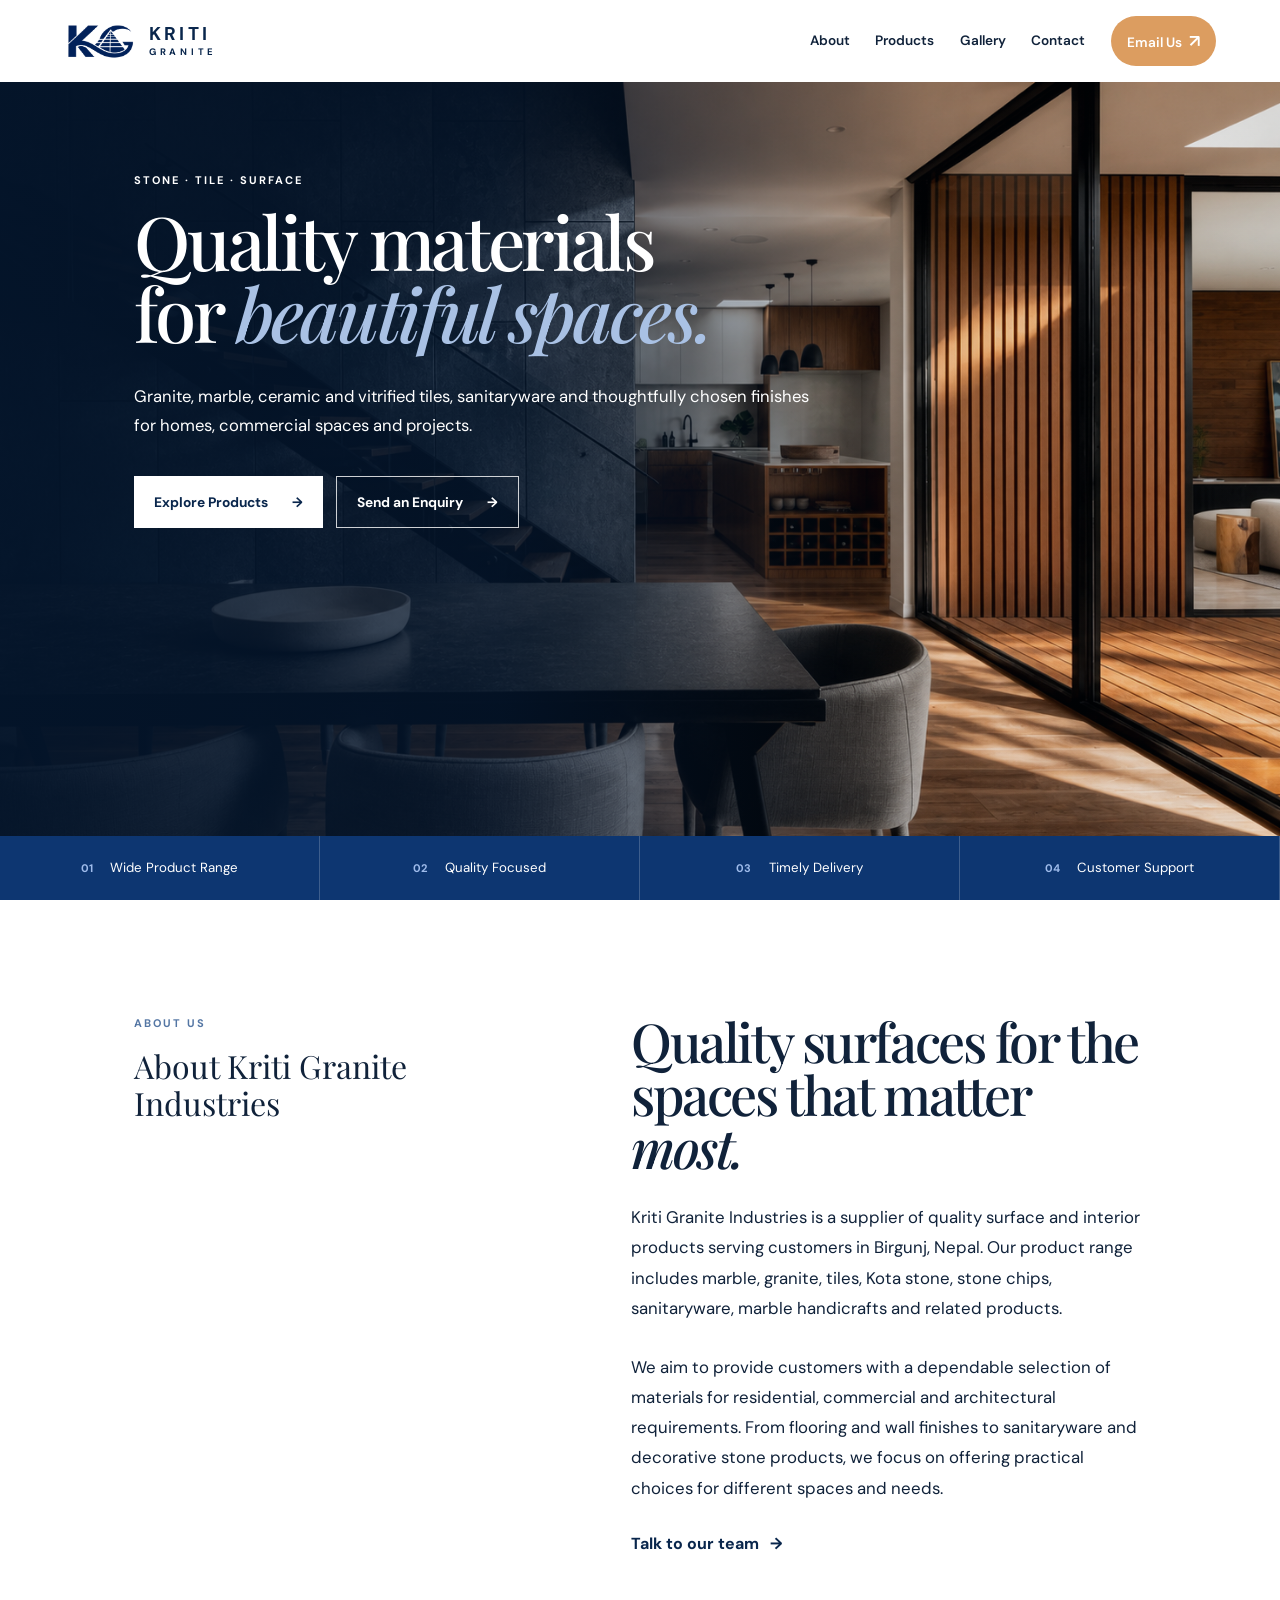
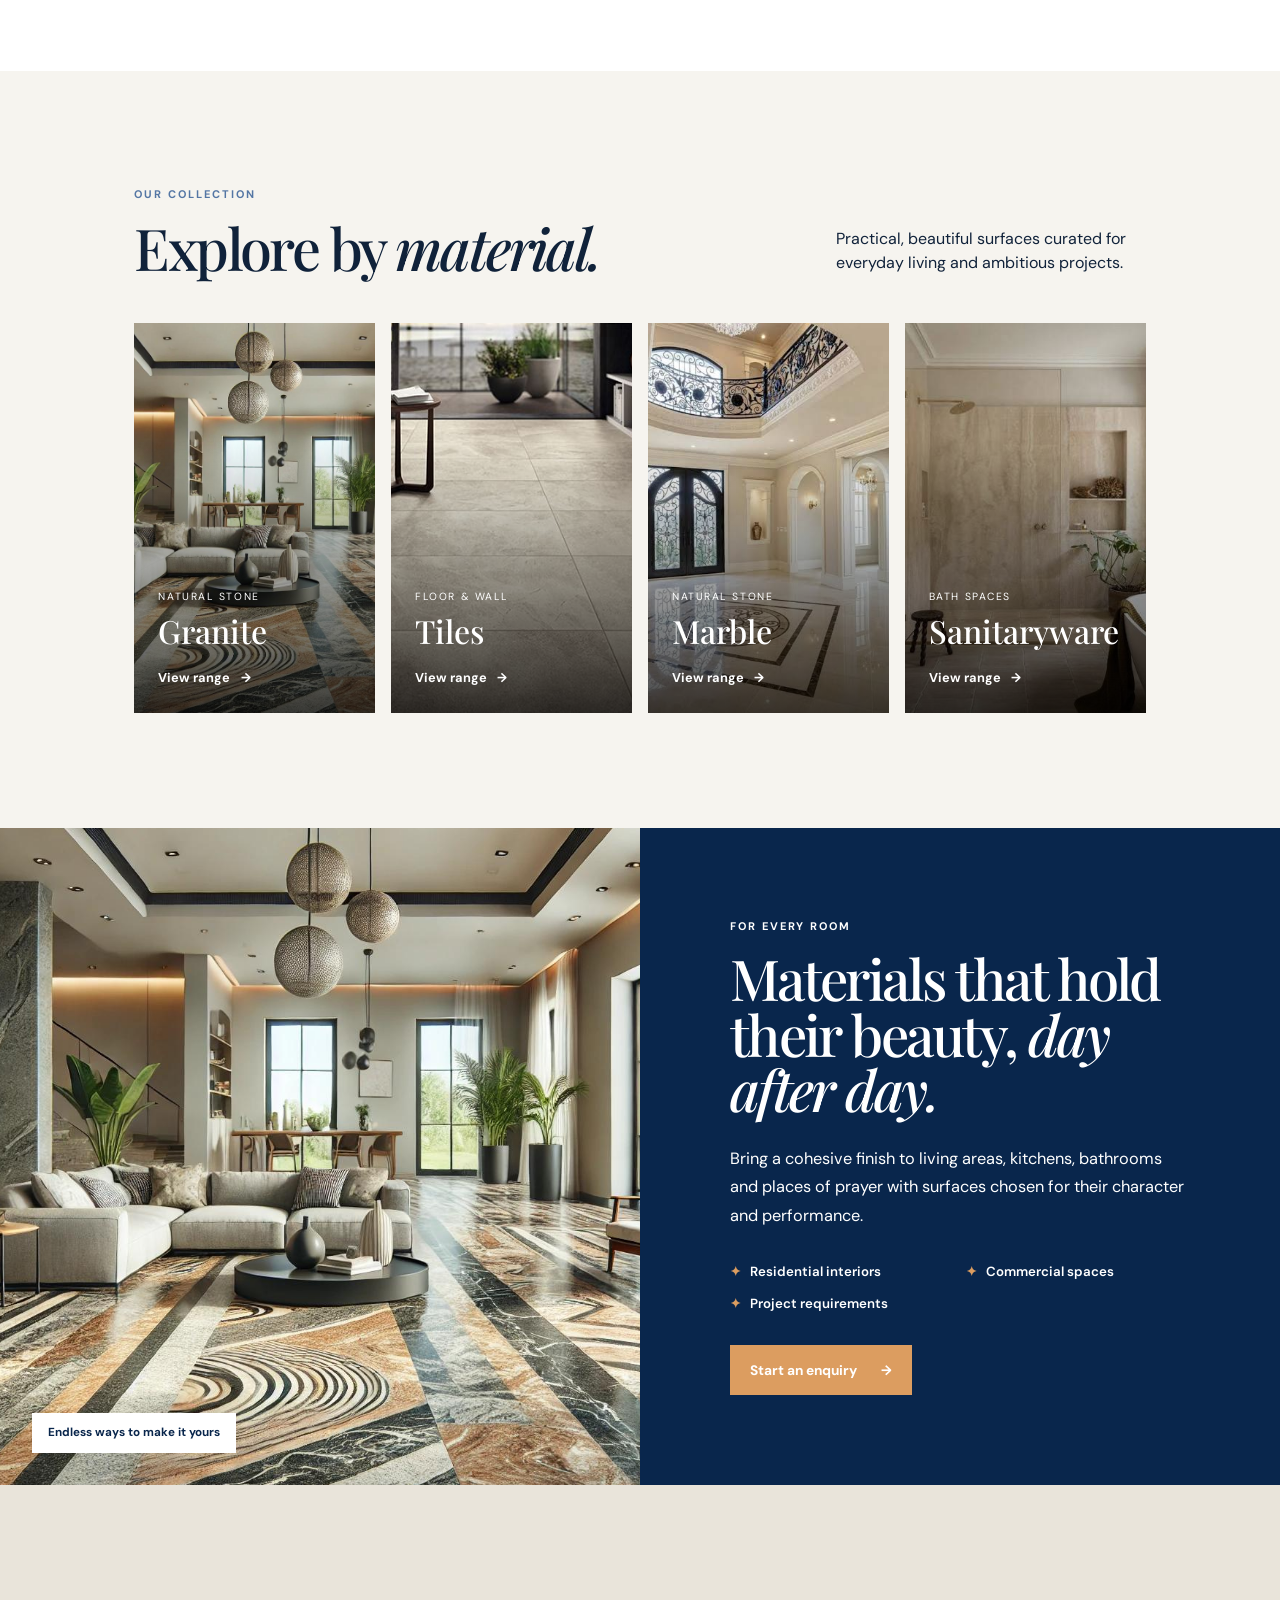
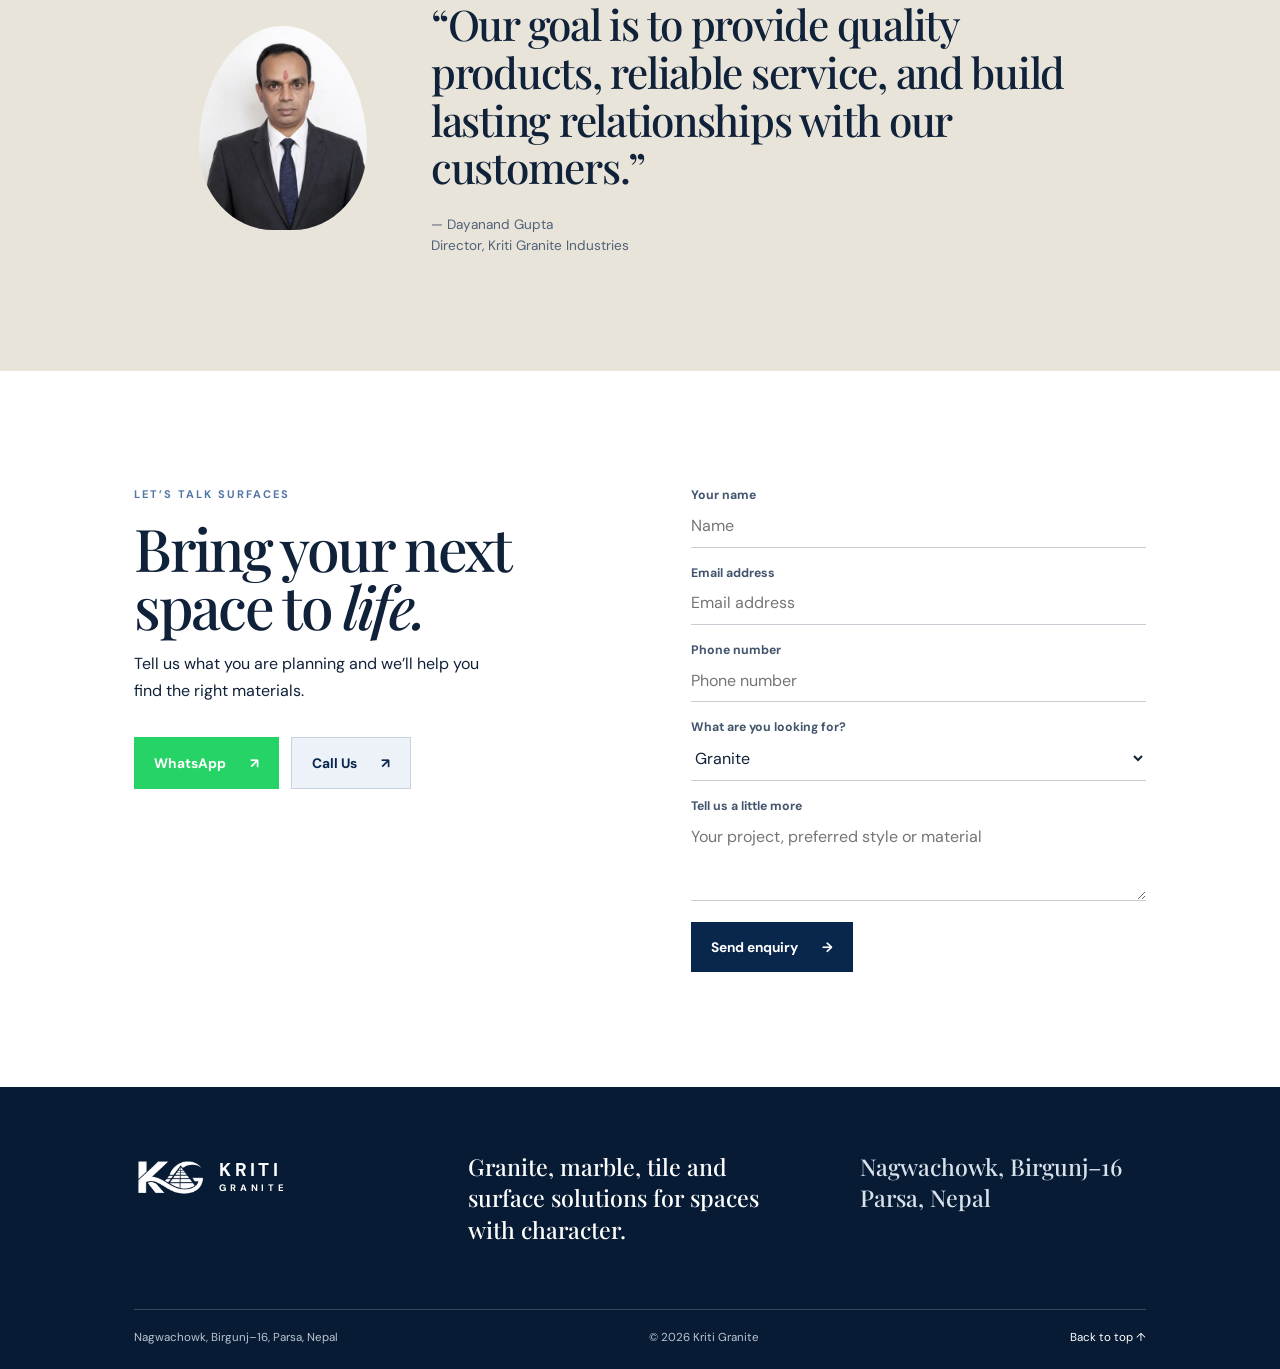
<file: index.html>
<!doctype html>
<html lang="en"><head><meta charset="utf-8"><meta name="viewport" content="width=device-width,initial-scale=1"><meta name="description" content="Kriti Granite — granite, marble, tiles and surfaces for homes, commercial spaces and projects in Nepal."><meta name="theme-color" content="#09264c"><title>Kriti Granite | Quality materials for beautiful spaces</title><link rel="preconnect" href="https://fonts.googleapis.com"><link rel="preconnect" href="https://fonts.gstatic.com" crossorigin><link href="https://fonts.googleapis.com/css2?family=DM+Sans:wght@400;500;600;700&family=Playfair+Display:ital,wght@0,500;0,600;0,700;1,600&display=swap" rel="stylesheet"><link rel="stylesheet" href="style.css"></head>
<body><a class="skip-link" href="#main">Skip to content</a><header class="site-header" id="top"><a class="brand brand-logo-lockup" href="#top" aria-label="Kriti Granite home"><img src="assets/kriti-granite-logo.png" alt="Kriti Granite logo"><span><strong>KRITI</strong><small>GRANITE</small></span></a><button class="menu-toggle" aria-expanded="false" aria-controls="main-nav">Menu <span></span></button><nav id="main-nav" aria-label="Main navigation"><a href="#about">About</a><a href="#products">Products</a><a href="#gallery">Gallery</a><a href="#contact">Contact</a><a class="email-pill" href="mailto:kritigraniteindustries@gmail.com">Email Us <span>↗</span></a></nav></header>
<main id="main"><section class="hero" aria-labelledby="hero-title"><img src="assets/hero-interior.png" alt="Contemporary interior finished with natural surfaces" class="hero-image"><div class="hero-wash"></div><div class="hero-content reveal"><p class="eyebrow light">Stone · Tile · Surface</p><h1 id="hero-title">Quality materials<br>for <em>beautiful spaces.</em></h1><p class="hero-copy">Granite, marble, ceramic and vitrified tiles, sanitaryware and thoughtfully chosen finishes for homes, commercial spaces and projects.</p><div class="hero-actions"><a class="button button-light" href="#products">Explore Products <span>→</span></a><a class="button button-outline" href="#contact">Send an Enquiry <span>→</span></a></div></div><div class="feature-strip" aria-label="Kriti Granite strengths"><div><b>01</b><span>Wide Product Range</span></div><div><b>02</b><span>Quality Focused</span></div><div><b>03</b><span>Timely Delivery</span></div><div><b>04</b><span>Customer Support</span></div></div></section>
<section class="intro section" id="about"><div class="intro-kicker reveal"><p class="eyebrow">About us</p><p>About Kriti Granite Industries</p></div><div class="intro-copy reveal"><h2>Quality surfaces for the spaces that matter <em>most.</em></h2><p>Kriti Granite Industries is a supplier of quality surface and interior products serving customers in Birgunj, Nepal. Our product range includes marble, granite, tiles, Kota stone, stone chips, sanitaryware, marble handicrafts and related products.</p><p>We aim to provide customers with a dependable selection of materials for residential, commercial and architectural requirements. From flooring and wall finishes to sanitaryware and decorative stone products, we focus on offering practical choices for different spaces and needs.</p><a class="text-link" href="#contact">Talk to our team <span>→</span></a></div></section>
<section class="products section" id="products"><div class="section-heading reveal"><div><p class="eyebrow">Our collection</p><h2>Explore by <em>material.</em></h2></div><p>Practical, beautiful surfaces curated for everyday living and ambitious projects.</p></div><div class="product-grid"><article class="product-card reveal"><img src="assets/granites.png" alt="Granite flooring and interior surfaces"><div><p>Natural stone</p><h3>Granite</h3><a href="#contact">View range <span>→</span></a></div></article><article class="product-card tall reveal"><img src="assets/tiles.jpg" alt="Modern tile surface"><div><p>Floor & wall</p><h3>Tiles</h3><a href="#contact">View range <span>→</span></a></div></article><article class="product-card reveal"><img src="assets/marble.jpeg" alt="Polished marble surface"><div><p>Natural stone</p><h3>Marble</h3><a href="#contact">View range <span>→</span></a></div></article><article class="product-card reveal"><img src="assets/ceramic-wall.jpeg" alt="Bathroom with sanitaryware and wall finishes"><div><p>Bath spaces</p><h3>Sanitaryware</h3><a href="#contact">View range <span>→</span></a></div></article></div></section>
<section class="spotlight" id="gallery"><div class="spotlight-image"><img src="assets/granites.png" alt="Warm contemporary interior with granite surfaces"><span class="image-label">Endless ways to make it yours</span></div><div class="spotlight-content reveal"><p class="eyebrow light">For every room</p><h2>Materials that hold their beauty, <em>day after day.</em></h2><p>Bring a cohesive finish to living areas, kitchens, bathrooms and places of prayer with surfaces chosen for their character and performance.</p><div class="mini-list"><span>Residential interiors</span><span>Commercial spaces</span><span>Project requirements</span></div><a class="button button-warm" href="#contact">Start an enquiry <span>→</span></a></div></section>
<section class="quote section"><div class="quote-portrait reveal"><img src="assets/interior.png" alt="Dayanand Gupta, Director"></div><blockquote class="reveal"><p>“Our goal is to provide quality products, reliable service, and build lasting relationships with our customers.”</p><footer>— Dayanand Gupta<br>Director, Kriti Granite Industries</footer></blockquote></section>
<section class="contact section" id="contact"><div class="contact-title reveal"><p class="eyebrow">Let’s talk surfaces</p><h2>Bring your next<br>space to <em>life.</em></h2><p>Tell us what you are planning and we’ll help you find the right materials.</p><div class="contact-actions"><a class="button button-whatsapp" href="https://wa.me/9779855023604" target="_blank" rel="noopener">WhatsApp <span>↗</span></a><a class="button button-call" href="tel:+9779855023604">Call Us <span>↗</span></a></div></div><form class="enquiry-form reveal" action="https://formsubmit.co/kritigraniteindustries@gmail.com" method="post"><input type="hidden" name="_subject" value="New Kriti Granite website enquiry"><input type="hidden" name="_captcha" value="false"><input type="hidden" name="_next" value="https://kritigranite.com.np/thanks.html"><label>Your name<input required name="name" autocomplete="name" placeholder="Name"></label><label>Email address<input required type="email" name="_replyto" autocomplete="email" placeholder="Email address"></label><label>Phone number<input required name="phone" autocomplete="tel" placeholder="Phone number"></label><label>What are you looking for?<select name="interest"><option>Granite</option><option>Tiles</option><option>Marble</option><option>Sanitaryware</option><option>Something else</option></select></label><label>Tell us a little more<textarea name="message" rows="3" placeholder="Your project, preferred style or material"></textarea></label><button class="button button-navy" type="submit">Send enquiry <span>→</span></button></form></section></main>
<footer class="site-footer"><div class="footer-top"><a class="brand brand-logo-lockup brand-light" href="#top"><img src="assets/kriti-granite-logo.png" alt="Kriti Granite logo"><span><strong>KRITI</strong><small>GRANITE</small></span></a><p>Granite, marble, tile and surface solutions for spaces with character.</p><p class="footer-address">Nagwachowk, Birgunj–16<br>Parsa, Nepal</p></div><div class="footer-bottom"><span>Nagwachowk, Birgunj–16, Parsa, Nepal</span><span>© <span id="year"></span> Kriti Granite</span><a href="#top">Back to top ↑</a></div></footer><script src="script.js"></script></body></html>
</file>
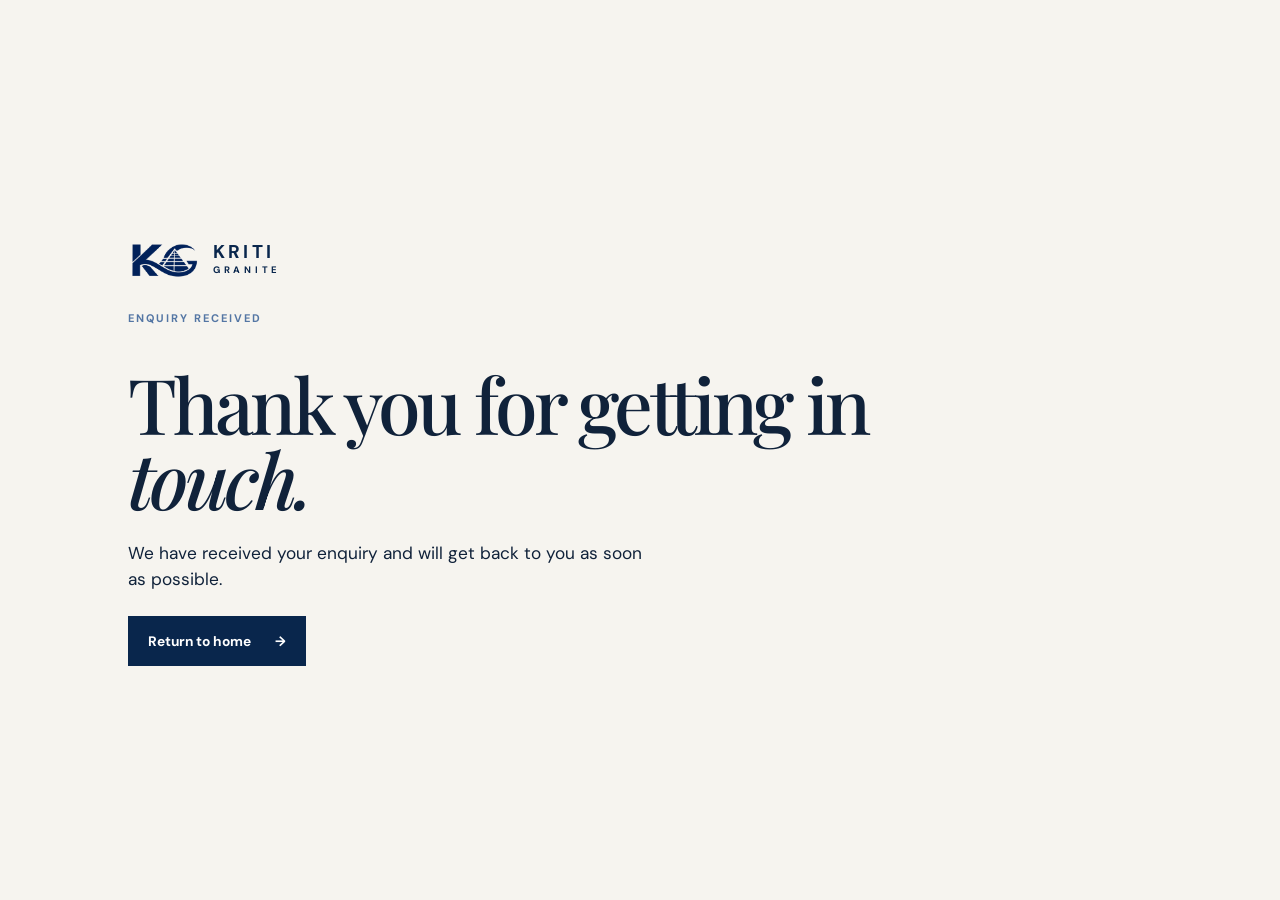
<file: thanks.html>
<!doctype html><html lang="en"><head><meta charset="utf-8"><meta name="viewport" content="width=device-width,initial-scale=1"><meta name="theme-color" content="#09264c"><title>Thank you | Kriti Granite</title><link rel="preconnect" href="https://fonts.googleapis.com"><link rel="preconnect" href="https://fonts.gstatic.com" crossorigin><link href="https://fonts.googleapis.com/css2?family=DM+Sans:wght@400;600;700&family=Playfair+Display:ital,wght@0,500;0,600;1,600&display=swap" rel="stylesheet"><link rel="stylesheet" href="style.css"><link rel="stylesheet" href="overrides.css"><link rel="stylesheet" href="motion.css"></head><body><main class="thanks"><a class="brand brand-logo-lockup" href="index.html"><img src="assets/kriti-granite-logo.png" alt="Kriti Granite logo"><span><strong>KRITI</strong><small>GRANITE</small></span></a><p class="eyebrow">Enquiry received</p><h1>Thank you for getting in <em>touch.</em></h1><p>We have received your enquiry and will get back to you as soon as possible.</p><a class="button button-navy" href="index.html">Return to home <span>→</span></a></main></body></html>
</file>
<file: style.css>
:root{--navy:#09264c;--ink:#10223a;--paper:#f6f4ef;--blue:#a9c1e4;--warm:#dc9d60;--serif:"Playfair Display",Georgia,serif;--sans:"DM Sans",Arial,sans-serif}*{box-sizing:border-box}html{scroll-behavior:smooth}body{margin:0;background:var(--paper);color:var(--ink);font-family:var(--sans);line-height:1.5}.skip-link{position:fixed;top:-4rem;left:1rem;z-index:9;background:#fff;color:var(--navy);padding:.7rem 1rem}.skip-link:focus{top:1rem}.site-header{height:82px;padding:0 clamp(1.2rem,5vw,5.2rem);display:flex;align-items:center;justify-content:space-between;background:#fff;position:relative;z-index:3}.brand{display:flex;align-items:center;gap:.6rem;color:var(--navy);text-decoration:none;line-height:.9}.brand-mark{width:43px;height:43px;border-radius:50%;display:grid;place-items:center;background:var(--navy);color:#fff;font-family:var(--serif);font-style:italic;font-size:1.1rem}.brand strong{display:block;letter-spacing:.18em;font-size:.93rem}.brand small{display:block;font-weight:700;letter-spacing:.39em;font-size:.47rem;margin-top:.35rem}.brand-light{color:#fff}.brand-light .brand-mark{background:#fff;color:var(--navy)}nav{display:flex;align-items:center;gap:clamp(1rem,2vw,2.25rem)}nav>a{color:var(--ink);text-decoration:none;font-size:.85rem;font-weight:600}nav>a:not(.email-pill):hover{color:#4474b3}.email-pill{background:var(--warm);color:#fff;padding:.75rem 1rem;border-radius:999px}.email-pill span{font-size:1.1rem;margin-left:.25rem}.menu-toggle{display:none;border:0;background:none;color:var(--navy);font:700 .8rem var(--sans);letter-spacing:.06em}.hero{height:calc(100svh - 82px);min-height:640px;position:relative;color:#fff;overflow:hidden}.hero-image,.hero-wash{position:absolute;inset:0;width:100%;height:100%;object-fit:cover}.hero-wash{background:linear-gradient(90deg,rgba(4,22,45,.91) 0%,rgba(5,26,53,.68) 39%,rgba(5,26,53,.08) 72%)}.hero-content{position:relative;z-index:1;padding:clamp(4rem,10vh,7rem) clamp(1.2rem,10.5vw,12.5rem);max-width:970px}.eyebrow{text-transform:uppercase;letter-spacing:.18em;font-size:.69rem;font-weight:700;margin:0 0 1rem;color:#5476a4}.eyebrow.light{color:#fff}.hero h1,.intro h2,.section-heading h2,.spotlight h2,.contact h2{font-family:var(--serif);font-size:clamp(3rem,5.8vw,6.2rem);line-height:.98;font-weight:500;letter-spacing:-.045em;margin:0}.hero h1 em{color:var(--blue)}em{font-weight:500}.hero-copy{font-size:clamp(1rem,1.3vw,1.22rem);line-height:1.75;max-width:680px;margin:2rem 0 2.25rem}.hero-actions{display:flex;gap:.8rem;flex-wrap:wrap}.button{display:inline-flex;align-items:center;gap:1.5rem;text-decoration:none;border:0;padding:1rem 1.25rem;font:700 .86rem var(--sans);cursor:pointer;transition:transform .25s,background .25s}.button:hover{transform:translateY(-3px)}.button-light{background:#fff;color:var(--navy)}.button-outline{border:1px solid rgba(255,255,255,.8);color:#fff}.button-warm{background:var(--warm);color:#fff}.button-navy{background:var(--navy);color:#fff;width:max-content}.feature-strip{position:absolute;z-index:1;bottom:0;left:0;right:0;display:grid;grid-template-columns:repeat(4,1fr);background:#0d3671}.feature-strip div{display:flex;gap:1.1rem;align-items:center;justify-content:center;min-height:64px;border-right:1px solid rgba(255,255,255,.2);font-size:.83rem}.feature-strip b{font-size:.69rem;color:#9fbceb}.section{padding:clamp(4.5rem,9vw,9rem) clamp(1.2rem,10.5vw,12.5rem)}.intro{display:grid;grid-template-columns:.8fr 1.2fr;gap:12vw;background:#fff}.intro-kicker p:last-child{font-family:var(--serif);font-size:clamp(1.7rem,2.5vw,2.7rem);line-height:1.15;max-width:300px;margin:0}.intro-copy{max-width:700px}.intro h2{font-size:clamp(2.6rem,4.2vw,4.8rem)}.intro-copy>p{font-size:1.05rem;line-height:1.8;max-width:610px;margin:1.8rem 0}.text-link,.product-card a{color:var(--navy);font-weight:700;text-decoration:none}.text-link span,.product-card a span{margin-left:.45rem}.products{background:var(--paper)}.section-heading{display:flex;justify-content:space-between;align-items:end;gap:2rem;margin-bottom:3rem}.section-heading h2{font-size:clamp(2.8rem,4.5vw,5rem)}.section-heading>p{max-width:310px;margin:0}.product-grid{display:grid;grid-template-columns:repeat(4,1fr);gap:1rem}.product-card{background:#fff;min-height:390px;position:relative;overflow:hidden;display:flex;align-items:end}.product-card img{position:absolute;inset:0;width:100%;height:100%;object-fit:cover;transition:transform .7s ease}.product-card:hover img{transform:scale(1.07)}.product-card:after{content:"";position:absolute;inset:30% 0 0;background:linear-gradient(transparent,rgba(0,0,0,.72))}.product-card>div{z-index:1;color:#fff;padding:1.5rem}.product-card p{margin:0 0 .3rem;text-transform:uppercase;font-size:.65rem;letter-spacing:.15em}.product-card h3{font:500 2rem var(--serif);margin:0 0 .8rem}.product-card a{color:#fff;font-size:.8rem}.spotlight{display:grid;grid-template-columns:1fr 1fr;background:var(--navy);color:#fff}.spotlight-image{min-height:620px;position:relative;overflow:hidden}.spotlight-image img{width:100%;height:100%;position:absolute;object-fit:cover}.image-label{position:absolute;bottom:2rem;left:2rem;background:#fff;color:var(--navy);padding:.7rem 1rem;font-size:.73rem;font-weight:700}.spotlight-content{align-self:center;padding:clamp(3rem,7vw,7rem);max-width:750px}.spotlight h2{font-size:clamp(2.7rem,4.4vw,4.8rem)}.spotlight-content>p:not(.eyebrow){font-size:1.02rem;line-height:1.75;max-width:490px;margin:1.8rem 0}.mini-list{display:grid;grid-template-columns:1fr 1fr;margin:2rem 0;gap:.7rem;font-weight:600;font-size:.83rem}.mini-list span:before{content:"✦";color:var(--warm);padding-right:.6rem}.quote{display:flex;align-items:center;justify-content:center;gap:5vw;background:#e9e4da}.quote-portrait{width:210px;height:270px;position:relative;flex:none}.quote-portrait img{width:100%;height:100%;object-fit:cover;border-radius:50% 50% 44% 44% / 60% 60% 40% 40%;filter:saturate(.85)}.quote-portrait span{position:absolute;right:-1.8rem;bottom:1rem;background:var(--navy);border-radius:50%;width:98px;height:98px;display:grid;place-items:center;text-align:center;color:#fff;font:italic .9rem/1.15 var(--serif);transform:rotate(-10deg)}blockquote{margin:0;max-width:650px}blockquote p{font:500 clamp(2rem,3.3vw,3.7rem)/1.13 var(--serif);letter-spacing:-.03em;margin:0}blockquote footer{margin-top:1.5rem;color:#516276;font-size:.85rem}.contact{background:#fff;display:grid;grid-template-columns:1fr 1fr;gap:8vw}.contact h2{font-size:clamp(3rem,4.6vw,5rem)}.contact-title>p:not(.eyebrow){max-width:360px;line-height:1.7}.enquiry-form{display:grid;gap:1rem}.enquiry-form label{font-size:.77rem;font-weight:700;color:#43556d}.enquiry-form input,.enquiry-form select,.enquiry-form textarea{width:100%;border:0;border-bottom:1px solid #c9ced5;padding:.65rem 0;font:400 1rem var(--sans);color:var(--ink);background:transparent;outline-color:var(--warm);border-radius:0}.enquiry-form textarea{resize:vertical}.site-footer{background:#071b35;color:#fff;padding:clamp(3rem,5vw,5rem) clamp(1.2rem,10.5vw,12.5rem) 1.4rem}.footer-top{display:grid;grid-template-columns:1fr 1.2fr 1fr;gap:3rem;align-items:start;padding-bottom:4rem}.footer-top>p{max-width:310px;font:500 1.45rem/1.35 var(--serif);margin:0}.footer-email{color:#fff;text-decoration:none;border-bottom:1px solid #748399;padding-bottom:.6rem;font-weight:600;white-space:nowrap}.footer-email span{float:right}.footer-bottom{border-top:1px solid rgba(255,255,255,.2);padding-top:1.2rem;display:flex;justify-content:space-between;color:#bdc5d0;font-size:.72rem}.footer-bottom a{color:#fff;text-decoration:none}.reveal{opacity:0;transform:translateY(22px);transition:opacity .7s ease,transform .7s ease}.reveal.is-visible{opacity:1;transform:none}@media(max-width:850px){.site-header{height:70px}.menu-toggle{display:flex;align-items:center;gap:.6rem}.menu-toggle span,.menu-toggle:after{content:"";display:block;width:18px;height:1px;background:var(--navy)}nav{position:absolute;top:70px;right:0;left:0;background:#fff;padding:1.2rem 1.5rem 1.5rem;display:none;flex-direction:column;align-items:stretch;gap:1.1rem;box-shadow:0 12px 18px #0014}nav.open{display:flex}.email-pill{text-align:center}.hero{height:auto;min-height:690px}.hero-content{padding-top:5.5rem}.feature-strip{grid-template-columns:1fr 1fr}.feature-strip div{min-height:50px;justify-content:flex-start;padding-left:1.2rem;font-size:.71rem}.intro,.contact{grid-template-columns:1fr;gap:3rem}.product-grid{grid-template-columns:1fr 1fr}.product-card{min-height:320px}.spotlight{grid-template-columns:1fr}.spotlight-image{min-height:420px}.quote{flex-direction:column;align-items:flex-start}.footer-top{grid-template-columns:1fr;gap:2rem}.footer-email{white-space:normal}.footer-bottom{gap:1rem;flex-wrap:wrap}}@media(max-width:480px){.brand-mark{width:37px;height:37px}.hero{min-height:690px}.hero h1{font-size:3.1rem}.hero-copy{font-size:.94rem}.feature-strip div{padding-left:.7rem;gap:.5rem}.feature-strip b{display:none}.section-heading{display:block}.section-heading>p{margin-top:1rem}.product-grid{grid-template-columns:1fr}.product-card{min-height:330px}.mini-list{grid-template-columns:1fr}.quote-portrait{margin-left:.4rem}.footer-bottom{display:grid}}@media(prefers-reduced-motion:reduce){html{scroll-behavior:auto}.reveal{opacity:1;transform:none;transition:none}.product-card img,.button{transition:none}}
</file>
<file: overrides.css>
.brand-large .brand-mark{width:58px;height:58px;font-size:1.45rem}.brand-large strong{font-size:1.2rem}.brand-large small{font-size:.61rem;letter-spacing:.41em}.contact-actions{display:flex;gap:.7rem;flex-wrap:wrap;margin-top:2rem}.button-whatsapp{background:#25d366;color:#fff}.button-call{background:#edf2f8;color:var(--navy);border:1px solid #c8d3df}.quote-portrait{width:168px;height:204px}.quote-portrait span{width:76px;height:76px;right:-1.35rem;bottom:.7rem;font-size:.73rem}.footer-address{margin:0;color:#d9e1eb;font-weight:600;line-height:1.7}@media(max-width:480px){.brand-large .brand-mark{width:45px;height:45px;font-size:1.1rem}.brand-large strong{font-size:1rem}.brand-large small{font-size:.52rem}.contact-actions .button{width:100%;justify-content:space-between}}
</file>
<file: motion.css>
@keyframes hero-drift{0%,100%{transform:scale(1)}50%{transform:scale(1.045)}}@keyframes portrait-float{0%,100%{transform:translateY(0)}50%{transform:translateY(-9px)}}@keyframes accent-pulse{0%,100%{box-shadow:0 0 0 0 rgba(37,211,102,.26)}50%{box-shadow:0 0 0 9px rgba(37,211,102,0)}}.hero-image{animation:hero-drift 16s ease-in-out infinite}.quote-portrait{animation:portrait-float 5s ease-in-out infinite}.button-whatsapp{animation:accent-pulse 2.8s ease-in-out infinite}.brand-logo-lockup{gap:.8rem}.brand-logo-lockup img{width:72px;height:52px;object-fit:contain;object-position:center}.brand-logo-lockup strong{font-size:1.16rem}.brand-logo-lockup small{font-size:.59rem;letter-spacing:.4em}.brand-light img{filter:brightness(0) invert(1)}.thanks{min-height:100svh;display:flex;flex-direction:column;justify-content:center;align-items:flex-start;gap:1.5rem;padding:clamp(2rem,10vw,9rem);background:#f6f4ef}.thanks h1{max-width:760px;margin:0;font:500 clamp(3rem,6vw,6rem)/.98 var(--serif);letter-spacing:-.05em}.thanks>p:not(.eyebrow){max-width:520px;font-size:1.08rem;margin:0}@media(max-width:480px){.brand-logo-lockup img{width:56px;height:42px}.brand-logo-lockup strong{font-size:1rem}.brand-logo-lockup small{font-size:.5rem}}@media(prefers-reduced-motion:reduce){.hero-image,.quote-portrait,.button-whatsapp{animation:none}}
</file>
